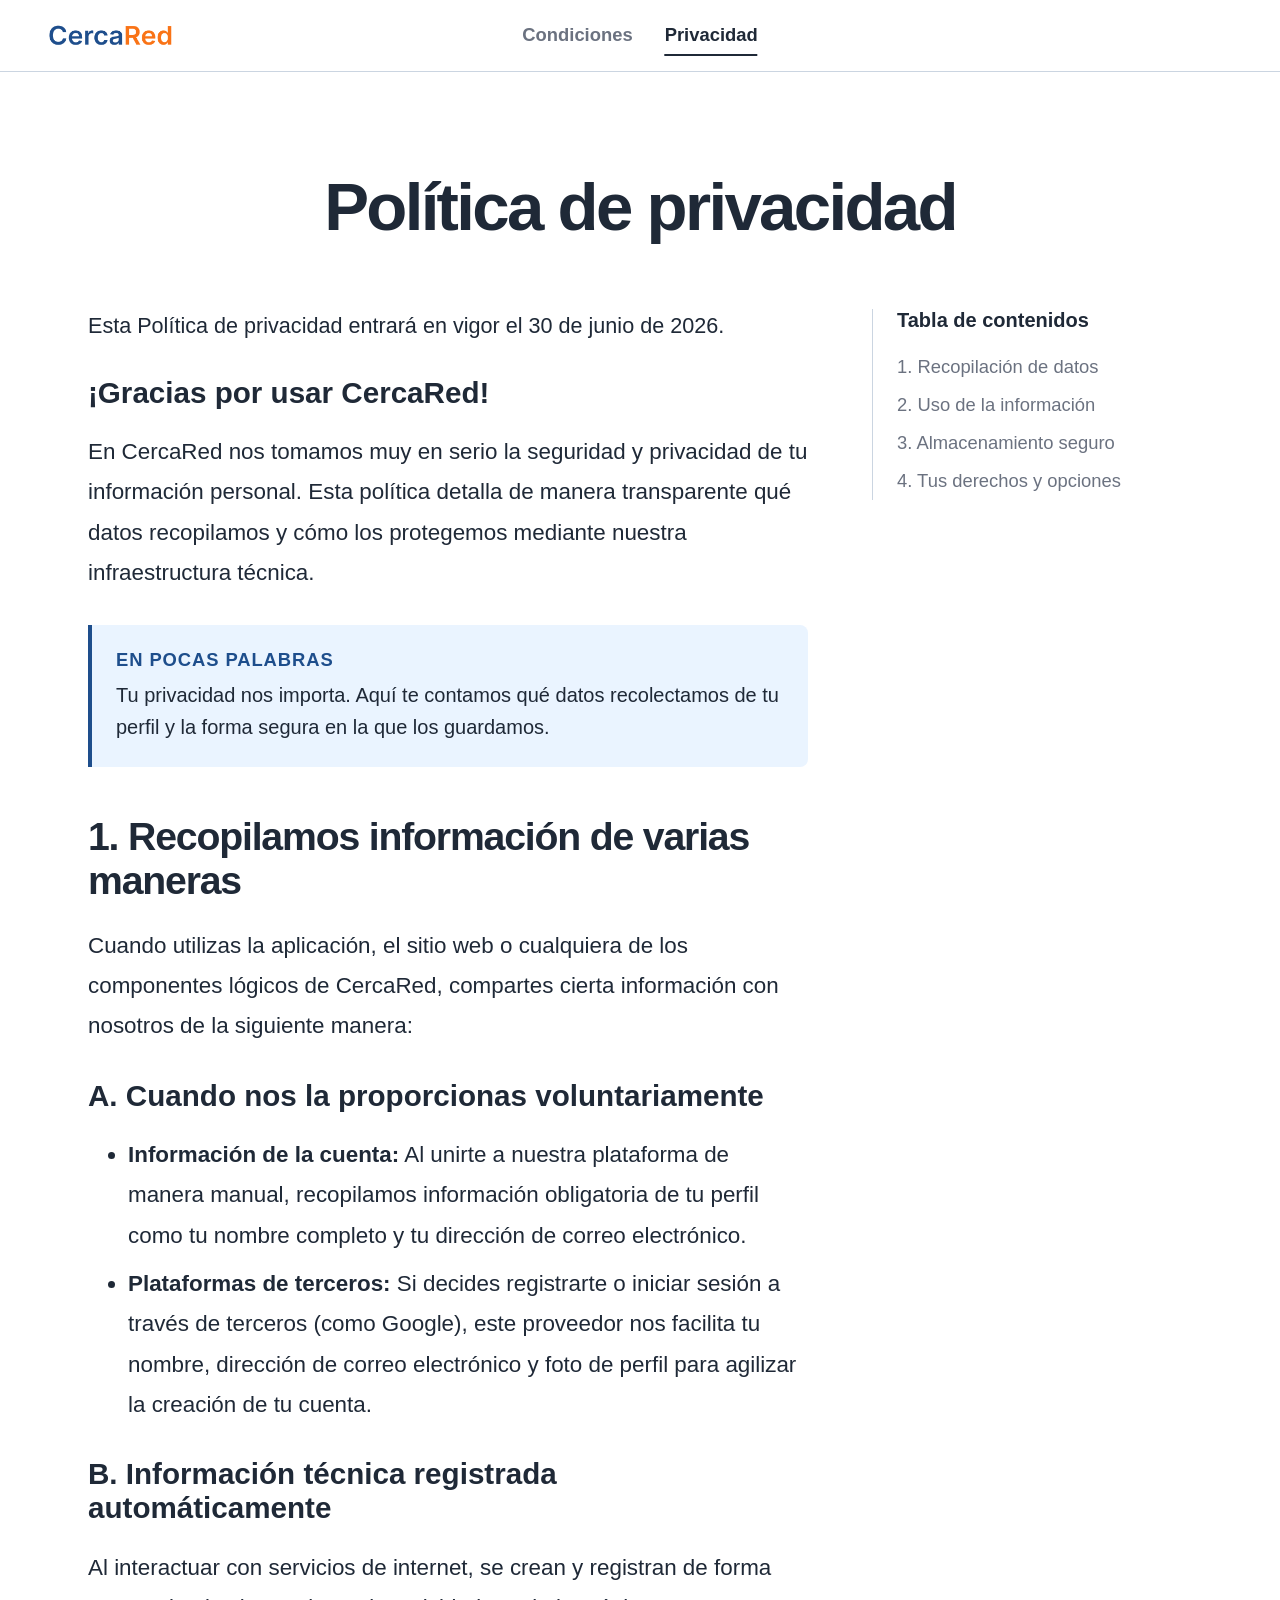
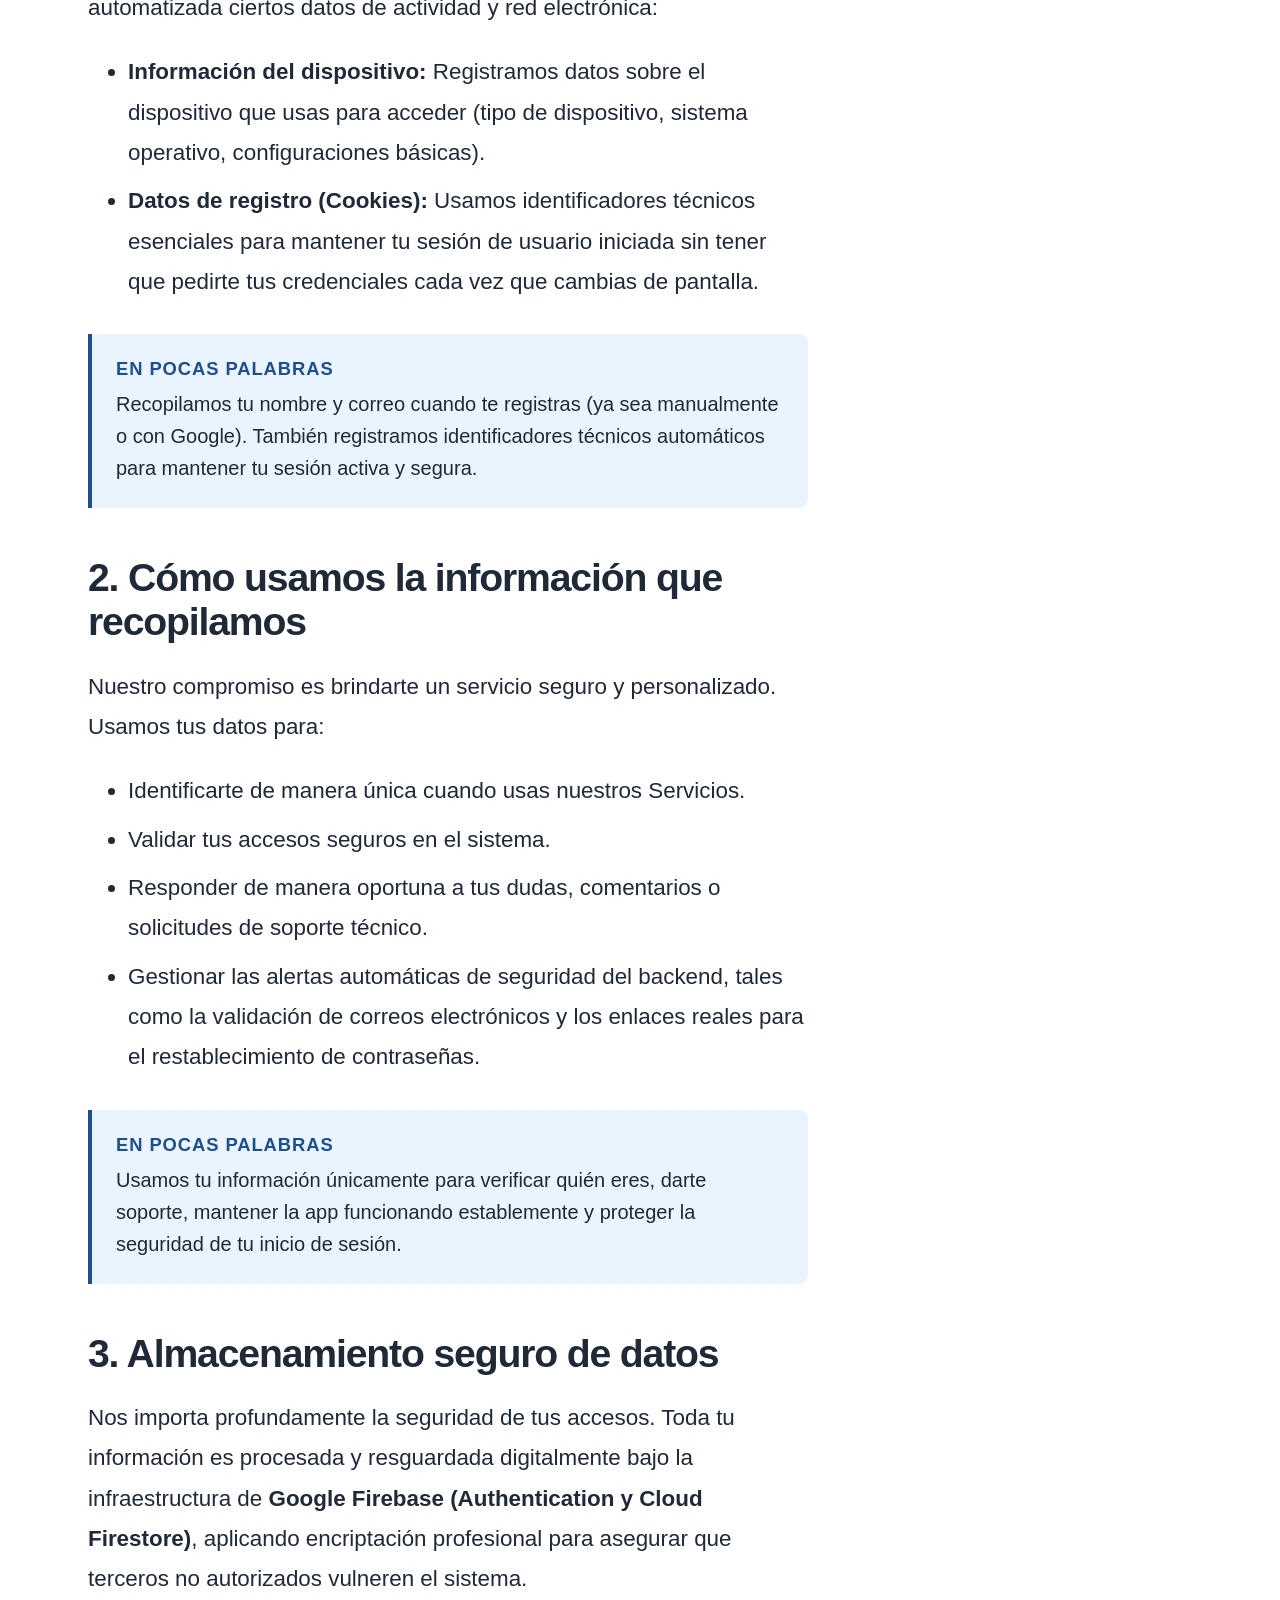
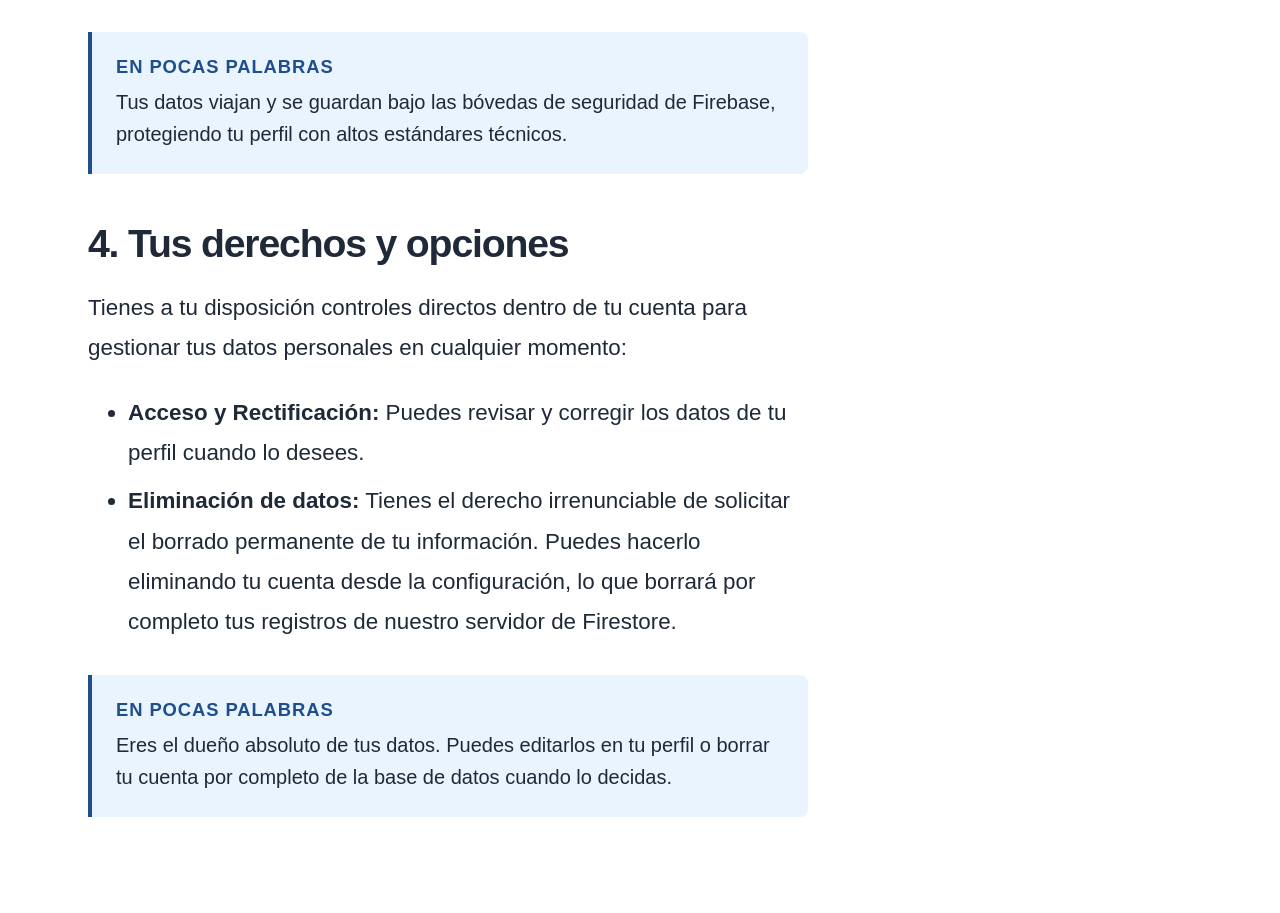
<file: privacy.html>
<!DOCTYPE html>
<html lang="es">
<head>
  <meta charset="UTF-8">
  <meta name="viewport" content="width=device-width, initial-scale=1.0">
  <title>Política de Privacidad - CercaRed</title>
  <link rel="stylesheet" href="css/base.css">
  <link rel="stylesheet" href="css/legal.css">
</head>
<body class="legal-page">

<header class="legal-header">
    <div class="legal-brand" style="display: flex; align-items: center;">
      <img src="assets/images/logo.png" alt="CercaRed" class="legal-logo" style="height: 32px; width: auto; object-fit: contain;">
    </div>
    
    <nav class="legal-nav-links">
      <a href="terms.html" class="legal-nav-item">Condiciones</a>
      <!-- 'active' pasa a Privacidad -->
      <a href="privacy.html" class="legal-nav-item active">Privacidad</a>
    </nav>
    
    <div style="width: 32px;"></div>
  </header>

  <main class="legal-main">
    <h1 class="legal-hero-title">Política de privacidad</h1>
    
    <div class="legal-layout-grid">
      <div class="legal-body-text">
        <div class="legal-notice-box">
          Esta Política de privacidad entrará en vigor el 30 de junio de 2026.
        </div>
        
        <h3>¡Gracias por usar CercaRed!</h3>
        <p>En CercaRed nos tomamos muy en serio la seguridad y privacidad de tu información personal. Esta política detalla de manera transparente qué datos recopilamos y cómo los protegemos mediante nuestra infraestructura técnica.</p>
        
        <div class="summary-box">
          <strong>En pocas palabras</strong>
          <p>Tu privacidad nos importa. Aquí te contamos qué datos recolectamos de tu perfil y la forma segura en la que los guardamos.</p>
        </div>

        <h2 id="recopilacion">1. Recopilamos información de varias maneras</h2>
        <p>Cuando utilizas la aplicación, el sitio web o cualquiera de los componentes lógicos de CercaRed, compartes cierta información con nosotros de la siguiente manera:</p>
        
        <h3>A. Cuando nos la proporcionas voluntariamente</h3>
        <ul>
          <li><strong>Información de la cuenta:</strong> Al unirte a nuestra plataforma de manera manual, recopilamos información obligatoria de tu perfil como tu nombre completo y tu dirección de correo electrónico.</li>
          <li><strong>Plataformas de terceros:</strong> Si decides registrarte o iniciar sesión a través de terceros (como Google), este proveedor nos facilita tu nombre, dirección de correo electrónico y foto de perfil para agilizar la creación de tu cuenta.</li>
        </ul>

        <h3>B. Información técnica registrada automáticamente</h3>
        <p>Al interactuar con servicios de internet, se crean y registran de forma automatizada ciertos datos de actividad y red electrónica:</p>
        <ul>
          <li><strong>Información del dispositivo:</strong> Registramos datos sobre el dispositivo que usas para acceder (tipo de dispositivo, sistema operativo, configuraciones básicas).</li>
          <li><strong>Datos de registro (Cookies):</strong> Usamos identificadores técnicos esenciales para mantener tu sesión de usuario iniciada sin tener que pedirte tus credenciales cada vez que cambias de pantalla.</li>
        </ul>
        
        <div class="summary-box">
          <strong>En pocas palabras</strong>
          <p>Recopilamos tu nombre y correo cuando te registras (ya sea manualmente o con Google). También registramos identificadores técnicos automáticos para mantener tu sesión activa y segura.</p>
        </div>

        <h2 id="uso-info">2. Cómo usamos la información que recopilamos</h2>
        <p>Nuestro compromiso es brindarte un servicio seguro y personalizado. Usamos tus datos para:</p>
        <ul>
          <li>Identificarte de manera única cuando usas nuestros Servicios.</li>
          <li>Validar tus accesos seguros en el sistema.</li>
          <li>Responder de manera oportuna a tus dudas, comentarios o solicitudes de soporte técnico.</li>
          <li>Gestionar las alertas automáticas de seguridad del backend, tales como la validación de correos electrónicos y los enlaces reales para el restablecimiento de contraseñas.</li>
        </ul>
        
        <div class="summary-box">
          <strong>En pocas palabras</strong>
          <p>Usamos tu información únicamente para verificar quién eres, darte soporte, mantener la app funcionando establemente y proteger la seguridad de tu inicio de sesión.</p>
        </div>

        <h2 id="seguridad">3. Almacenamiento seguro de datos</h2>
        <p>Nos importa profundamente la seguridad de tus accesos. Toda tu información es procesada y resguardada digitalmente bajo la infraestructura de <strong>Google Firebase (Authentication y Cloud Firestore)</strong>, aplicando encriptación profesional para asegurar que terceros no autorizados vulneren el sistema.</p>
        
        <div class="summary-box">
          <strong>En pocas palabras</strong>
          <p>Tus datos viajan y se guardan bajo las bóvedas de seguridad de Firebase, protegiendo tu perfil con altos estándares técnicos.</p>
        </div>

        <h2 id="derechos">4. Tus derechos y opciones</h2>
        <p>Tienes a tu disposición controles directos dentro de tu cuenta para gestionar tus datos personales en cualquier momento:</p>
        <ul>
          <li><strong>Acceso y Rectificación:</strong> Puedes revisar y corregir los datos de tu perfil cuando lo desees.</li>
          <li><strong>Eliminación de datos:</strong> Tienes el derecho irrenunciable de solicitar el borrado permanente de tu información. Puedes hacerlo eliminando tu cuenta desde la configuración, lo que borrará por completo tus registros de nuestro servidor de Firestore.</li>
        </ul>
        
        <div class="summary-box">
          <strong>En pocas palabras</strong>
          <p>Eres el dueño absoluto de tus datos. Puedes editarlos en tu perfil o borrar tu cuenta por completo de la base de datos cuando lo decidas.</p>
        </div>
      </div>

      <aside class="legal-sidebar">
        <div class="sidebar-title">Tabla de contenidos</div>
        <ul class="sidebar-list">
          <li><a href="#recopilacion" class="sidebar-link">1. Recopilación de datos</a></li>
          <li><a href="#uso-info" class="sidebar-link">2. Uso de la información</a></li>
          <li><a href="#seguridad" class="sidebar-link">3. Almacenamiento seguro</a></li>
          <li><a href="#derechos" class="sidebar-link">4. Tus derechos y opciones</a></li>
        </ul>
      </aside>
    </div>
  </main>

</body>
</html>
</file>
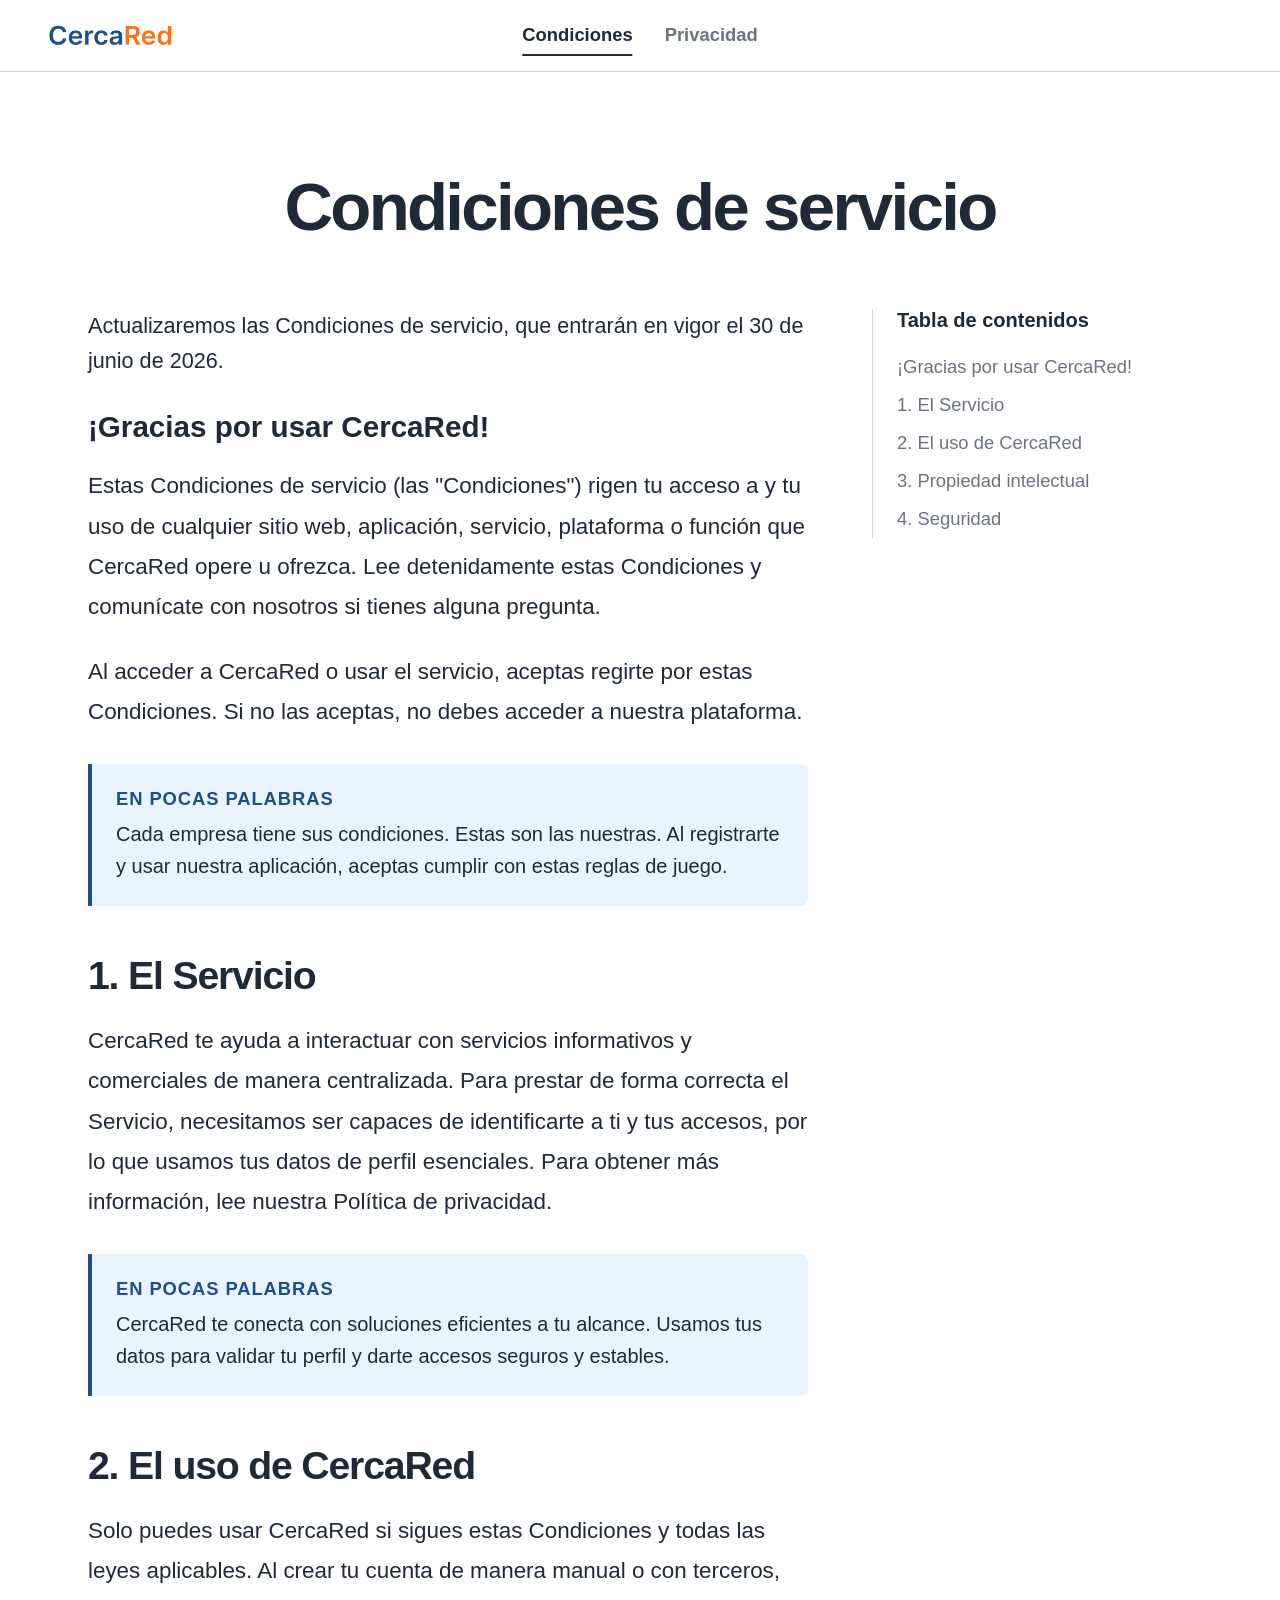
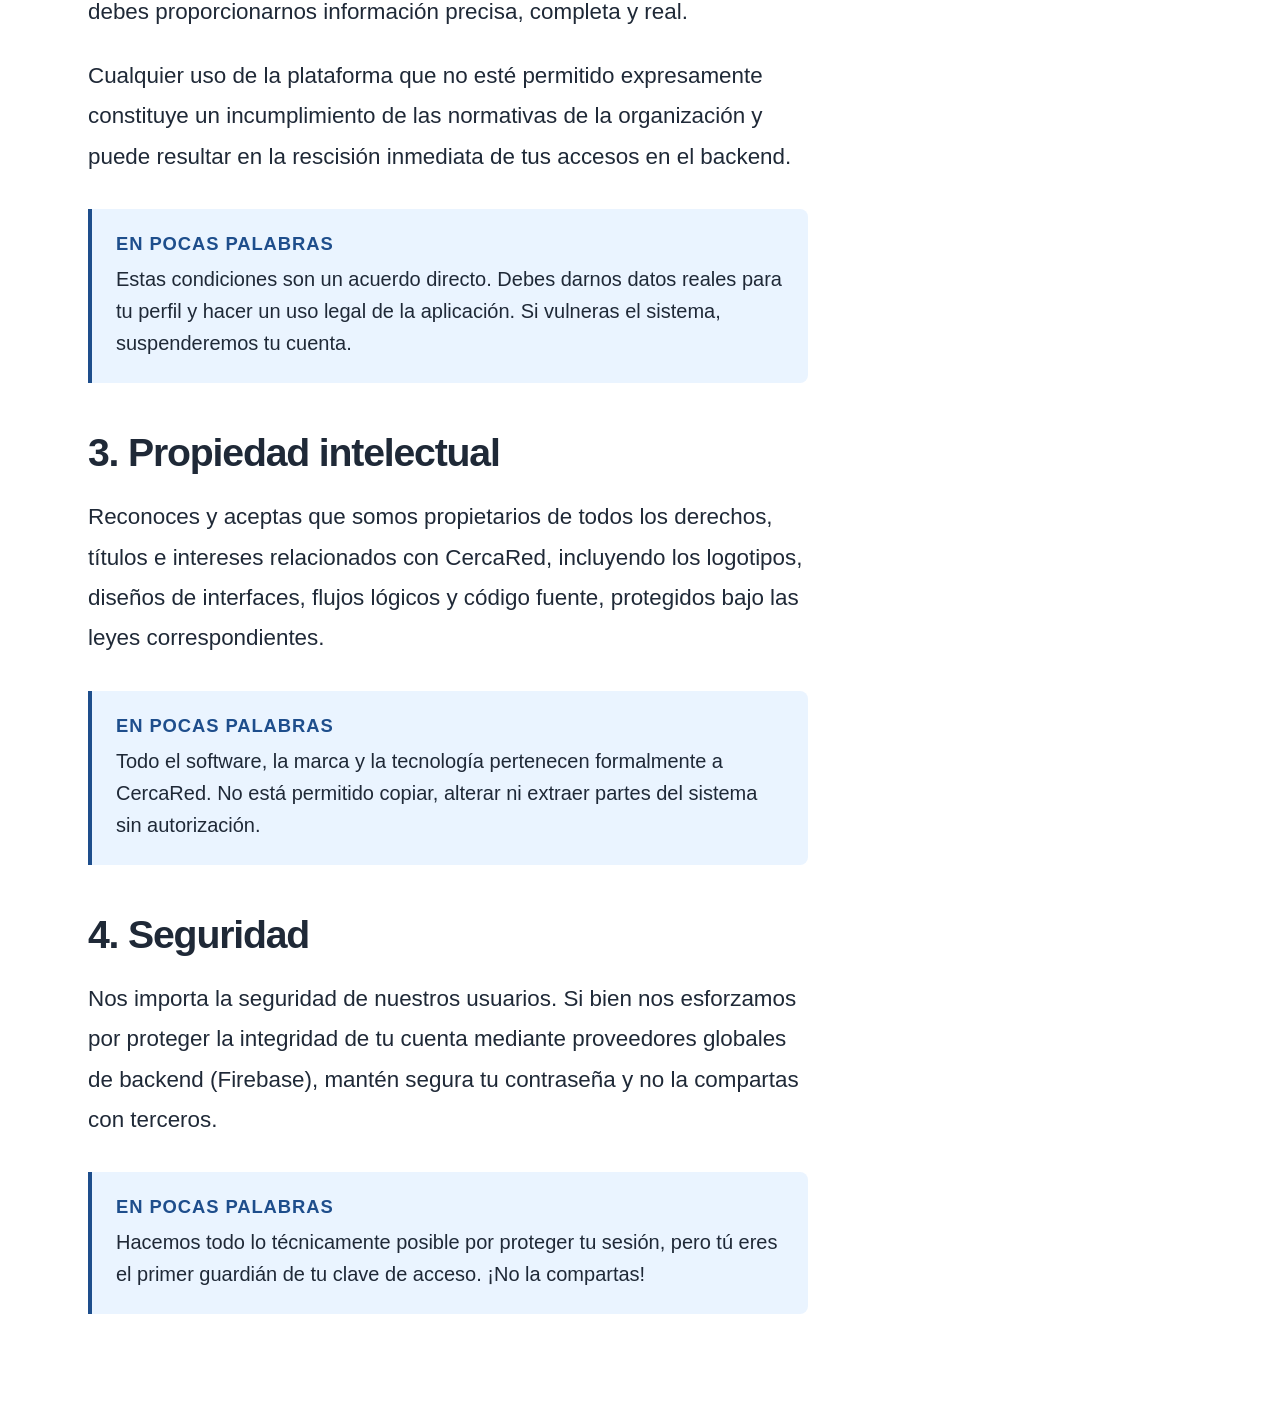
<file: terms.html>
<!DOCTYPE html>
<html lang="es">
<head>
  <meta charset="UTF-8">
  <meta name="viewport" content="width=device-width, initial-scale=1.0">
  <title>Condiciones de Servicio - CercaRed</title>
  <link rel="stylesheet" href="css/base.css">
  <link rel="stylesheet" href="css/legal.css">
</head>
<body class="legal-page">

<header class="legal-header">
    <div class="legal-brand" style="display: flex; align-items: center;">
      <img src="assets/images/logo.png" alt="CercaRed" class="legal-logo" style="height: 32px; width: auto; object-fit: contain;">
    </div>
    
    <nav class="legal-nav-links">
      <!-- 'active' está en Condiciones -->
      <a href="terms.html" class="legal-nav-item active">Condiciones</a>
      <a href="privacy.html" class="legal-nav-item">Privacidad</a>
    </nav>
    
    <div style="width: 32px;"></div>
  </header>

  <main class="legal-main">
    <h1 class="legal-hero-title">Condiciones de servicio</h1>
    
    <div class="legal-layout-grid">
      <div class="legal-body-text">
        <div class="legal-notice-box">
          Actualizaremos las Condiciones de servicio, que entrarán en vigor el 30 de junio de 2026.
        </div>
        
        <h3>¡Gracias por usar CercaRed!</h3>
        <p>Estas Condiciones de servicio (las "Condiciones") rigen tu acceso a y tu uso de cualquier sitio web, aplicación, servicio, plataforma o función que CercaRed opere u ofrezca. Lee detenidamente estas Condiciones y comunícate con nosotros si tienes alguna pregunta.</p>
        <p>Al acceder a CercaRed o usar el servicio, aceptas regirte por estas Condiciones. Si no las aceptas, no debes acceder a nuestra plataforma.</p>
        
        <div class="summary-box">
          <strong>En pocas palabras</strong>
          <p>Cada empresa tiene sus condiciones. Estas son las nuestras. Al registrarte y usar nuestra aplicación, aceptas cumplir con estas reglas de juego.</p>
        </div>

        <h2 id="servicio">1. El Servicio</h2>
        <p>CercaRed te ayuda a interactuar con servicios informativos y comerciales de manera centralizada. Para prestar de forma correcta el Servicio, necesitamos ser capaces de identificarte a ti y tus accesos, por lo que usamos tus datos de perfil esenciales. Para obtener más información, lee nuestra Política de privacidad.</p>
        
        <div class="summary-box">
          <strong>En pocas palabras</strong>
          <p>CercaRed te conecta con soluciones eficientes a tu alcance. Usamos tus datos para validar tu perfil y darte accesos seguros y estables.</p>
        </div>

        <h2 id="uso">2. El uso de CercaRed</h2>
        <p>Solo puedes usar CercaRed si sigues estas Condiciones y todas las leyes aplicables. Al crear tu cuenta de manera manual o con terceros, debes proporcionarnos información precisa, completa y real.</p>
        <p>Cualquier uso de la plataforma que no esté permitido expresamente constituye un incumplimiento de las normativas de la organización y puede resultar en la rescisión inmediata de tus accesos en el backend.</p>
        
        <div class="summary-box">
          <strong>En pocas palabras</strong>
          <p>Estas condiciones son un acuerdo directo. Debes darnos datos reales para tu perfil y hacer un uso legal de la aplicación. Si vulneras el sistema, suspenderemos tu cuenta.</p>
        </div>

        <h2 id="propiedad">3. Propiedad intelectual</h2>
        <p>Reconoces y aceptas que somos propietarios de todos los derechos, títulos e intereses relacionados con CercaRed, incluyendo los logotipos, diseños de interfaces, flujos lógicos y código fuente, protegidos bajo las leyes correspondientes.</p>
        
        <div class="summary-box">
          <strong>En pocas palabras</strong>
          <p>Todo el software, la marca y la tecnología pertenecen formalmente a CercaRed. No está permitido copiar, alterar ni extraer partes del sistema sin autorización.</p>
        </div>

        <h2 id="seguridad">4. Seguridad</h2>
        <p>Nos importa la seguridad de nuestros usuarios. Si bien nos esforzamos por proteger la integridad de tu cuenta mediante proveedores globales de backend (Firebase), mantén segura tu contraseña y no la compartas con terceros.</p>
        
        <div class="summary-box">
          <strong>En pocas palabras</strong>
          <p>Hacemos todo lo técnicamente posible por proteger tu sesión, pero tú eres el primer guardián de tu clave de acceso. ¡No la compartas!</p>
        </div>
      </div>

      <aside class="legal-sidebar">
        <div class="sidebar-title">Tabla de contenidos</div>
        <ul class="sidebar-list">
          <li><a href="#" class="sidebar-link">¡Gracias por usar CercaRed!</a></li>
          <li><a href="#servicio" class="sidebar-link">1. El Servicio</a></li>
          <li><a href="#uso" class="sidebar-link">2. El uso de CercaRed</a></li>
          <li><a href="#propiedad" class="sidebar-link">3. Propiedad intelectual</a></li>
          <li><a href="#seguridad" class="sidebar-link">4. Seguridad</a></li>
        </ul>
      </aside>
    </div>
  </main>

</body>
</html>
</file>
<file: css/base.css>
:root {
  --color-primary: #1e4e8c;
  --color-primary-hover: #163b6a;
  --color-accent: #f97316;
  --color-accent-hover: #ea580c;
  --color-on-accent: #111827;
  --color-background: #f8fafc;
  --color-surface: #ffffff;
  --color-soft: #eaf4ff;
  --color-text: #1f2937;
  --color-muted: #6b7280;
  --color-border: #cbd5e1;
  --color-error: #d32f2f;
  --color-success: #2e7d32;
  --color-warning: #f59e0b;
  --space-1: 4px;
  --space-2: 8px;
  --space-3: 16px;
  --space-4: 24px;
  --space-5: 32px;
  --space-6: 48px;
  --space-7: 64px;
  --space-8: 80px;
  --shadow-soft: 0 14px 36px rgba(30, 78, 140, 0.12);
  --focus-ring: 0 0 0 3px rgba(30, 78, 140, 0.24);
  --target-min: 44px;
  --header-height: 72px;
  --container: 1312px;
}

* {
  box-sizing: border-box;
}

html {
  scroll-behavior: smooth;
  scroll-padding-top: calc(var(--header-height) + 24px);
}

body {
  margin: 0;
  font-family: "Inter", Arial, sans-serif;
  color: var(--color-text);
  background: var(--color-background);
  min-height: 100vh;
  display: flex;
  flex-direction: column;
}

a {
  color: inherit;
  text-decoration: none;
}

button {
  font: inherit;
}

a:focus-visible,
button:focus-visible,
input:focus-visible,
select:focus-visible {
  outline: none;
  box-shadow: var(--focus-ring);
}

main {
  flex: 1;
}

main section {
  min-height: 1px;
}
</file>
<file: css/legal.css>
/* Reseteo y Tipografía de Sistema Moderna */
.legal-page {
  background-color: var(--color-surface); /* Blanco puro */
  color: var(--color-text);
  font-family: -apple-system, BlinkMacSystemFont, "Segoe UI", Roboto, Helvetica, Arial, sans-serif;
  margin: 0;
  padding: 0;
  box-sizing: border-box;
}

/* Navbar superior fija con elementos distribuidos */
.legal-header {
  position: fixed;
  top: 0;
  left: 0;
  width: 100%;
  height: var(--header-height);
  background-color: var(--color-surface);
  border-bottom: 1px solid var(--color-border);
  display: flex;
  align-items: center;
  justify-content: space-between;
  padding: 0 var(--space-6);
  z-index: 1000;
}

.legal-brand {
  display: flex;
  align-items: center;
}

.legal-logo {
  height: 32px;
  width: auto;
}

/* Contenedor de enlaces centrado en la barra */
.legal-nav-links {
  display: flex;
  gap: var(--space-5);
  position: absolute;
  left: 50%;
  transform: translateX(-50%);
}

/* SOLUCIÓN AL COLOR MORADO: Forzamos el color base usando tus variables */
.legal-nav-item, 
.legal-nav-item:visited {
  color: var(--color-muted) !important;
  text-decoration: none;
  font-weight: 600;
  font-size: 1.15rem; /* Letra de navegación más clara */
  padding: var(--space-2) 0;
  transition: color 0.2s ease;
  border-bottom: 2px solid transparent;
}

.legal-nav-item:hover {
  color: var(--color-text) !important;
}

/* Clase activa: Aplica el subrayado exacto a la página actual */
.legal-nav-item.active {
  color: var(--color-text) !important;
  border-bottom: 2px solid var(--color-text) !important;
}

/* Layout Principal */
.legal-main {
  max-width: var(--container);
  margin: calc(var(--header-height) + var(--space-6)) auto var(--space-7);
  padding: 0 var(--space-6);
}

/* El Mega Título imponente de Pinterest */
.legal-hero-title {
  font-size: 4.2rem;
  font-weight: 800;
  text-align: center;
  color: var(--color-text);
  margin-top: var(--space-6);
  margin-bottom: var(--space-7);
  letter-spacing: -0.04em;
}

/* Distribución en Grid */
.legal-layout-grid {
  display: grid;
  grid-template-columns: 1fr 320px;
  gap: var(--space-7);
  align-items: start;
}

/* Columna de lectura izquierda */
.legal-body-text {
  max-width: 720px;
}

.legal-notice-box {
  font-size: 1.35rem; /* +4px aumentado */
  color: var(--color-text);
  margin-bottom: var(--space-5);
  line-height: 1.6;
}

.legal-body-text h2 {
  font-size: 2.45rem; /* +4px aumentado */
  font-weight: 800;
  color: var(--color-text);
  margin-top: var(--space-6);
  margin-bottom: var(--space-3);
  letter-spacing: -0.03em;
}

.legal-body-text h3 {
  font-size: 1.85rem; /* +4px aumentado */
  font-weight: 700;
  color: var(--color-text);
  margin-top: var(--space-5);
  margin-bottom: var(--space-2);
}

/* TEXTO PRINCIPAL: Subido 4px para máxima lectura */
.legal-body-text p,
.legal-body-text ul {
  font-size: 1.4rem; /* Subido de 1.15rem a 1.4rem (+4px aprox de legibilidad) */
  line-height: 1.8;
  color: var(--color-text);
  margin-bottom: var(--space-4);
}

.legal-body-text li {
  margin-bottom: var(--space-2);
}

/* Caja "En pocas palabras" */
.summary-box {
  background-color: var(--color-soft);
  padding: var(--space-4);
  border-left: 4px solid var(--color-primary);
  margin: var(--space-5) 0;
  border-radius: 0 8px 8px 0;
}

.summary-box strong {
  display: block;
  font-size: 1.15rem; /* Proporcionalmente más grande */
  text-transform: uppercase;
  color: var(--color-primary);
  letter-spacing: 0.05em;
  margin-bottom: var(--space-2);
}

.summary-box p {
  font-size: 1.25rem; /* Proporcionalmente más grande */
  line-height: 1.6;
  color: var(--color-text);
  margin: 0;
}

/* Columna Derecha Fija (Tabla de contenidos) */
.legal-sidebar {
  position: sticky;
  top: calc(var(--header-height) + var(--space-5));
  border-left: 1px solid var(--color-border);
  padding-left: var(--space-4);
}

.sidebar-title {
  font-size: 1.25rem;
  font-weight: 700;
  color: var(--color-text);
  margin-bottom: var(--space-3);
}

.sidebar-list {
  list-style: none;
  padding: 0;
  margin: 0;
}

.sidebar-link,
.sidebar-link:visited {
  display: block;
  color: var(--color-muted) !important;
  text-decoration: none;
  font-size: 1.15rem;
  padding: var(--space-2) 0;
  transition: color 0.2s ease;
}

.sidebar-link:hover {
  color: var(--color-primary) !important;
}

/* Responsivo */
@media (max-width: 950px) {
  .legal-layout-grid {
    grid-template-columns: 1fr;
  }
  .legal-sidebar {
    display: none;
  }
  .legal-nav-links {
    position: static;
    transform: none;
  }
}
</file>
